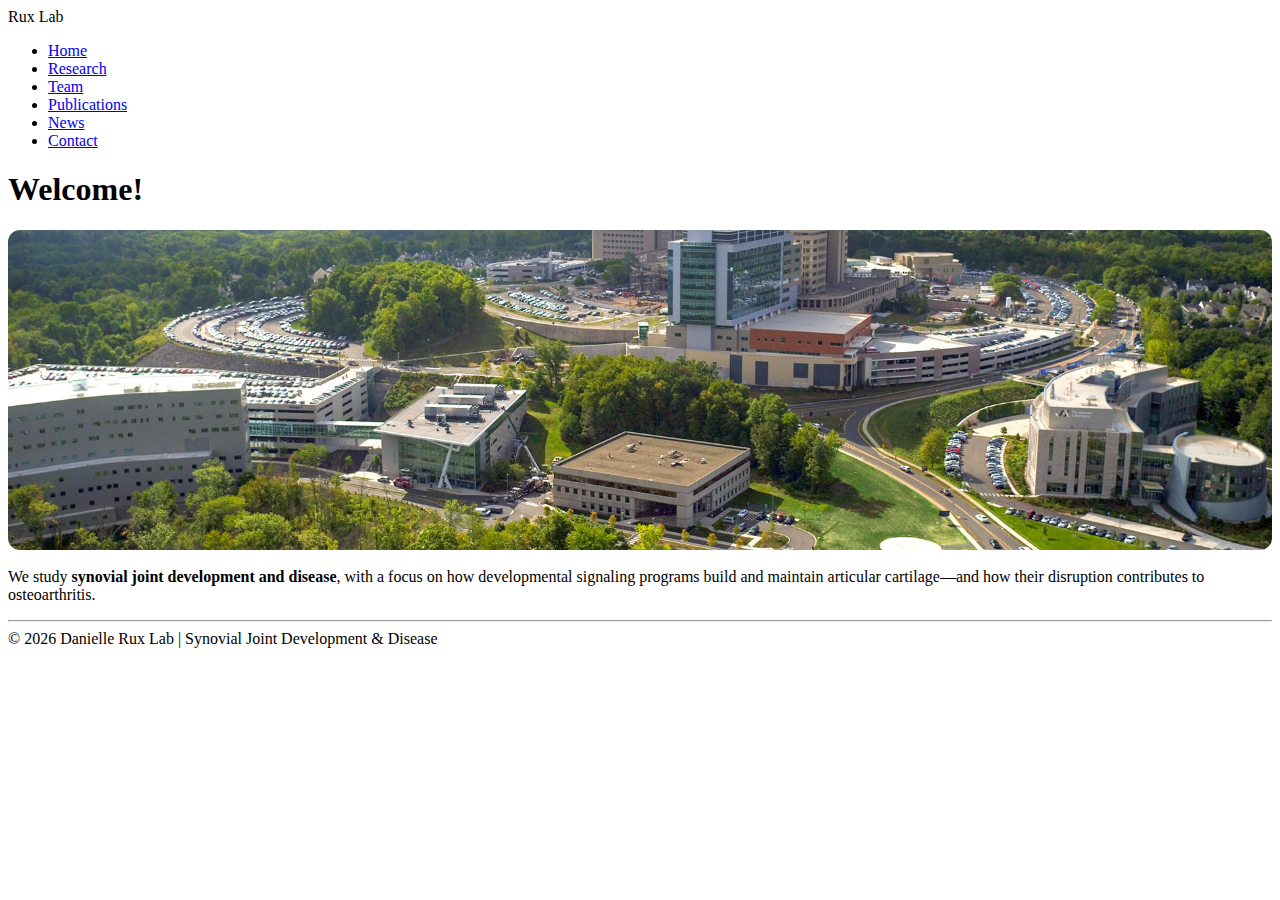
<file: index.html>
<!doctype html>
<html lang="en">
<head>
  <meta charset="utf-8" />
  <meta name="viewport" content="width=device-width, initial-scale=1" />
  <title>Rux Lab | Home</title>
  <meta name="description" content="The Rux Lab studies synovial joint development and disease, including articular cartilage morphogenesis and osteoarthritis." />

  <link rel="stylesheet" href="assets/css/style.css">

  <!-- Home-page-only styles for cover image -->
  <style>
    .cover{
      width:100%;
      margin:14px 0 18px;
    }
    .cover img{
      width:100%;
      height:320px;
      object-fit:cover;
      border-radius:12px;
      display:block;
      background:#f2f2f2;
    }
    @media (max-width:520px){
      .cover img{
        height:220px;
      }
    }
  </style>
</head>

<body>
  <div class="wrap">
    <header>
      <div class="nav">
        <div class="brand">Rux Lab</div>

        <nav aria-label="Primary">
          <ul class="menu">
            <li><a href="index.html" aria-current="page">Home</a></li>
            <li><a href="research.html">Research</a></li>
            <li><a href="team.html">Team</a></li>
            <li><a href="publications.html">Publications</a></li>
            <li><a href="news.html">News</a></li>
            <li><a href="contact.html">Contact</a></li>
          </ul>
        </nav>
      </div>
    </header>

    <main>
      <h1>Welcome!</h1>

      <!-- Cover image -->
      <section class="cover" aria-label="Lab overview image">
        <!-- Replace with your preferred image -->
        <img src="assets/img/UConn-Health-Aerial.jpg" alt="Synovial joint development and articular cartilage research" />
      </section>

      <!-- Description moved BELOW the image -->
      <p class="lede">
        We study <strong>synovial joint development and disease</strong>, with a focus on how developmental signaling
        programs build and maintain articular cartilage—and how their disruption contributes to osteoarthritis.
      </p>

      <hr />

      <footer>
        © <span id="year"></span> Danielle Rux Lab | Synovial Joint Development &amp; Disease
      </footer>
    </main>
  </div>

  <script>
    document.getElementById("year").textContent = new Date().getFullYear();
  </script>
</body>
</html>
</file>
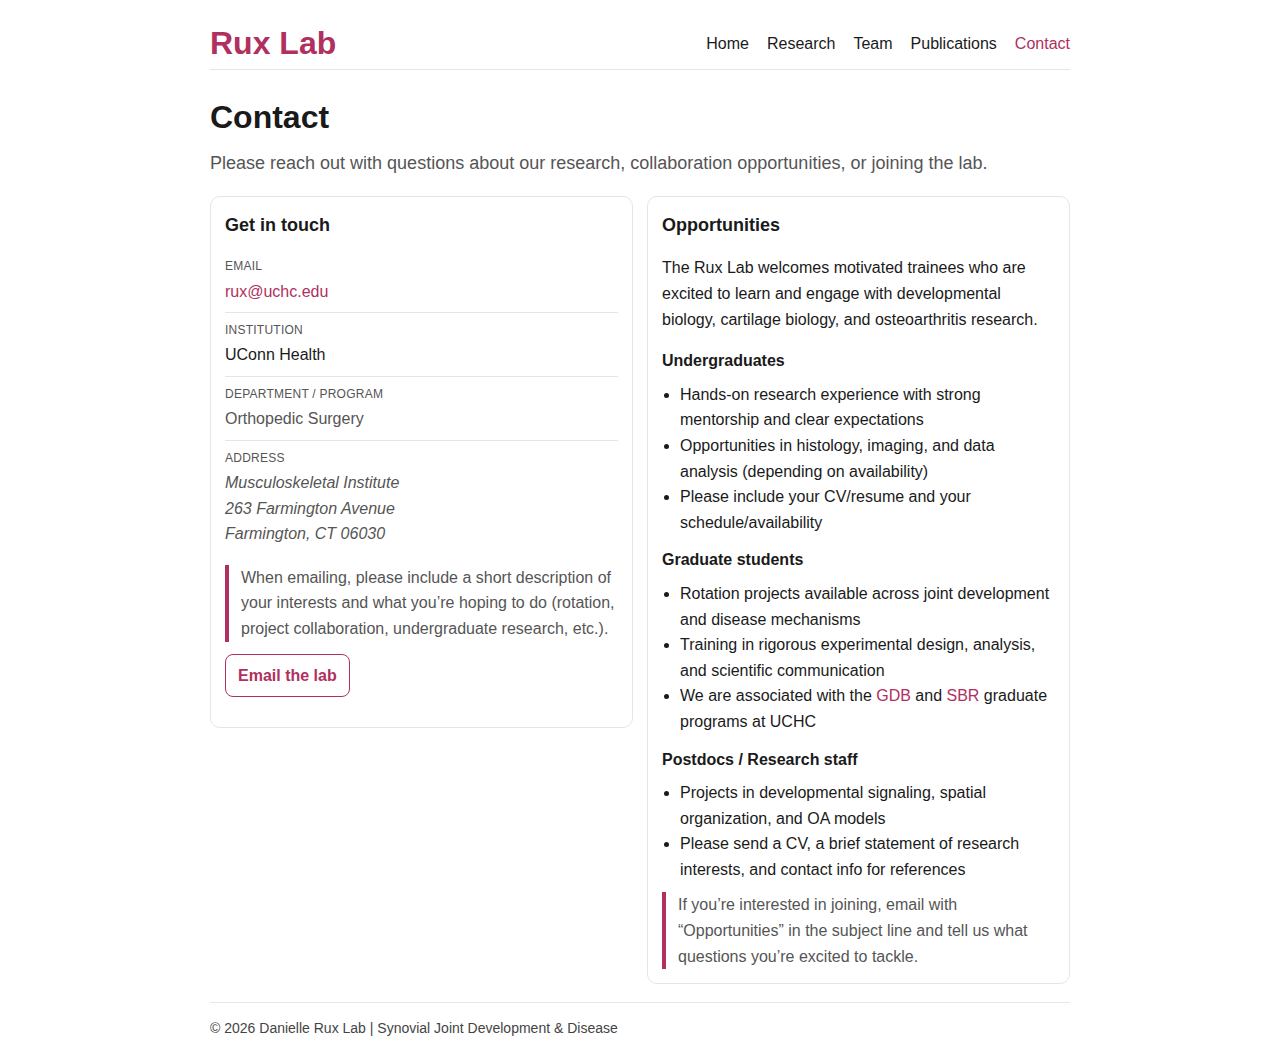
<file: contact.html>
<!doctype html>
<html lang="en">
<head>
  <meta charset="utf-8" />
  <meta name="viewport" content="width=device-width, initial-scale=1" />
  <title>Rux Lab | Contact</title>
  <meta name="description" content="Contact the Rux Lab and learn about opportunities to join the lab." />

  <style>
    :root{
      --accent:#b03060;        /* dark pink */
      --text:#1a1a1a;
      --muted:#555;
      --border:#e5e5e5;
      --bg:#ffffff;
      --max:900px;
    }

    *{box-sizing:border-box;}

    body{
      margin:0;
      font-family:-apple-system,BlinkMacSystemFont,"Segoe UI",Roboto,Helvetica,Arial,sans-serif;
      color:var(--text);
      background:var(--bg);
      line-height:1.6;
    }

    a{
      color:var(--accent);
      text-decoration:none;
    }
    a:hover{ text-decoration:underline; }

    /* ---------- Header ---------- */
    header{
      border-bottom:1px solid var(--border);
    }
    .wrap{
      max-width:var(--max);
      margin:0 auto;
      padding:18px 20px;
    }
    .nav{
      display:flex;
      justify-content:space-between;
      align-items:center;
      flex-wrap:wrap;
      gap:14px;
    }
     .brand{
      font-weight:700;
      font-size:32px;
      color:var(--accent);
    }
    .menu{
      list-style:none;
      display:flex;
      gap:18px;
      padding:0;
      margin:0;
    }
    .menu a{
      color:var(--text);
      font-weight:500;
    }
    .menu a[aria-current="page"]{
      color:var(--accent);
    }

    /* ---------- Page content ---------- */
    h1{ margin-bottom:6px; }
    .lede{
      color:var(--muted);
      font-size:18px;
      margin-top:6px;
    }

    .grid{
      display:grid;
      grid-template-columns:repeat(auto-fit, minmax(260px, 1fr));
      gap:14px;
      margin:14px 0 18px;
      align-items:start;
    }
    .card{
      border:1px solid var(--border);
      border-radius:10px;
      padding:14px;
      background:#fff;
    }
    .card h2{
      margin:0 0 10px;
      font-size:18px;
    }
    .card h3{
      margin:12px 0 6px;
      font-size:16px;
    }
    .muted{ color:var(--muted); }

    .contact-list{
      list-style:none;
      padding:0;
      margin:0;
    }
    .contact-list li{
      padding:8px 0;
      border-top:1px solid var(--border);
    }
    .contact-list li:first-child{ border-top:none; }
    .label{
      display:block;
      font-size:12px;
      letter-spacing:.02em;
      text-transform:uppercase;
      color:var(--muted);
      margin-bottom:2px;
    }

    .btn{
      display:inline-block;
      border:1px solid var(--accent);
      color:var(--accent);
      padding:8px 12px;
      border-radius:8px;
      font-weight:600;
    }
    .btn:hover{ text-decoration:none; opacity:.9; }

    .highlight{
      border-left:4px solid var(--accent);
      padding-left:12px;
      margin:10px 0 0;
    }

    .opps ul{
      margin:8px 0 0;
      padding-left:18px;
    }

    hr{
      border:0;
      border-top:1px solid #e6e6e6;
      margin:18px 0 14px;
    }
    footer{
      font-size:14px;
      color:#444;
    }
  </style>
</head>

<body>
  <div class="wrap">
    <header>
      <div class="nav">
        <div class="brand">Rux Lab</div>

        <nav aria-label="Primary">
          <ul class="menu">
            <li><a href="index.html">Home</a></li>
            <li><a href="research.html">Research</a></li>
            <li><a href="team.html">Team</a></li>
            <li><a href="publications.html">Publications</a></li>
            <li><a href="contact.html" aria-current="page">Contact</a></li>
          </ul>
        </nav>
      </div>
    </header>

    <main>
      <h1>Contact</h1>
      <p class="lede">
        Please reach out with questions about our research, collaboration opportunities, or joining the lab.
      </p>

      <section class="grid" aria-label="Contact and opportunities">
        <!-- Contact card -->
        <div class="card">
          <h2>Get in touch</h2>

          <ul class="contact-list">
            <li>
              <span class="label">Email</span>
              <!-- Update to your preferred contact email -->
              <a href="mailto:danielle.rux@uchc.edu">rux@uchc.edu</a>
            </li>
            <li>
              <span class="label">Institution</span>
              <span>UConn Health</span>
            </li>
            <li>
              <span class="label">Department / Program</span>
              <span class="muted">Orthopedic Surgery</span>
            </li>
            <li>
              <span class="label">Address</span>
              <address class="muted">
                  Musculoskeletal Institute<br>
                  263 Farmington Avenue<br>
                  Farmington, CT 06030
              </address>
            </li>
          </ul>

          <p class="highlight muted">
            When emailing, please include a short description of your interests and what you’re hoping to do (rotation,
            project collaboration, undergraduate research, etc.).
          </p>

          <p style="margin-top:12px;">
            <a class="btn" href="mailto:danielle.rux@uchc.edu?subject=Rux%20Lab%20Inquiry">Email the lab</a>
          </p>
        </div>

        <!-- Opportunities card (moved here) -->
        <div class="card opps">
          <h2>Opportunities</h2>

          <p>
            The Rux Lab welcomes motivated trainees who are excited to learn and engage with developmental biology,
            cartilage biology, and osteoarthritis research.
          </p>

          <h3>Undergraduates</h3>
          <ul>
            <li>Hands-on research experience with strong mentorship and clear expectations</li>
            <li>Opportunities in histology, imaging, and data analysis (depending on availability)</li>
            <li>Please include your CV/resume and your schedule/availability</li>
          </ul>

          <h3>Graduate students</h3>
          <ul>
            <li>Rotation projects available across joint development and disease mechanisms</li>
            <li>Training in rigorous experimental design, analysis, and scientific communication</li>
            <li>We are associated with the <a href="https://health.uconn.edu/graduate-school/academics/programs/ph-d-biomedical-science/genetics-and-developmental-biology-area-of-concentration/program-details/" target="_blank" rel="noopener">GDB</a>
  and
  <a href="https://health.uconn.edu/graduate-school/academics/programs/ph-d-biomedical-science/skeletal-biology-and-regeneration/program-description/" target="_blank" rel="noopener">SBR</a> graduate programs at UCHC</li>
          </ul>

          <h3>Postdocs / Research staff</h3>
          <ul>
            <li>Projects in developmental signaling, spatial organization, and OA models</li>
            <li>Please send a CV, a brief statement of research interests, and contact info for references</li>
          </ul>

          <p class="highlight muted">
            If you’re interested in joining, email with “Opportunities” in the subject line and tell us what questions
            you’re excited to tackle.
          </p>
        </div>
      </section>

      <hr />

      <footer>
        © <span id="year"></span> Danielle Rux Lab | Synovial Joint Development &amp; Disease
      </footer>
    </main>
  </div>

  <script>
    // Update year automatically
    document.getElementById("year").textContent = new Date().getFullYear();
  </script>
</body>
</html>
</file>
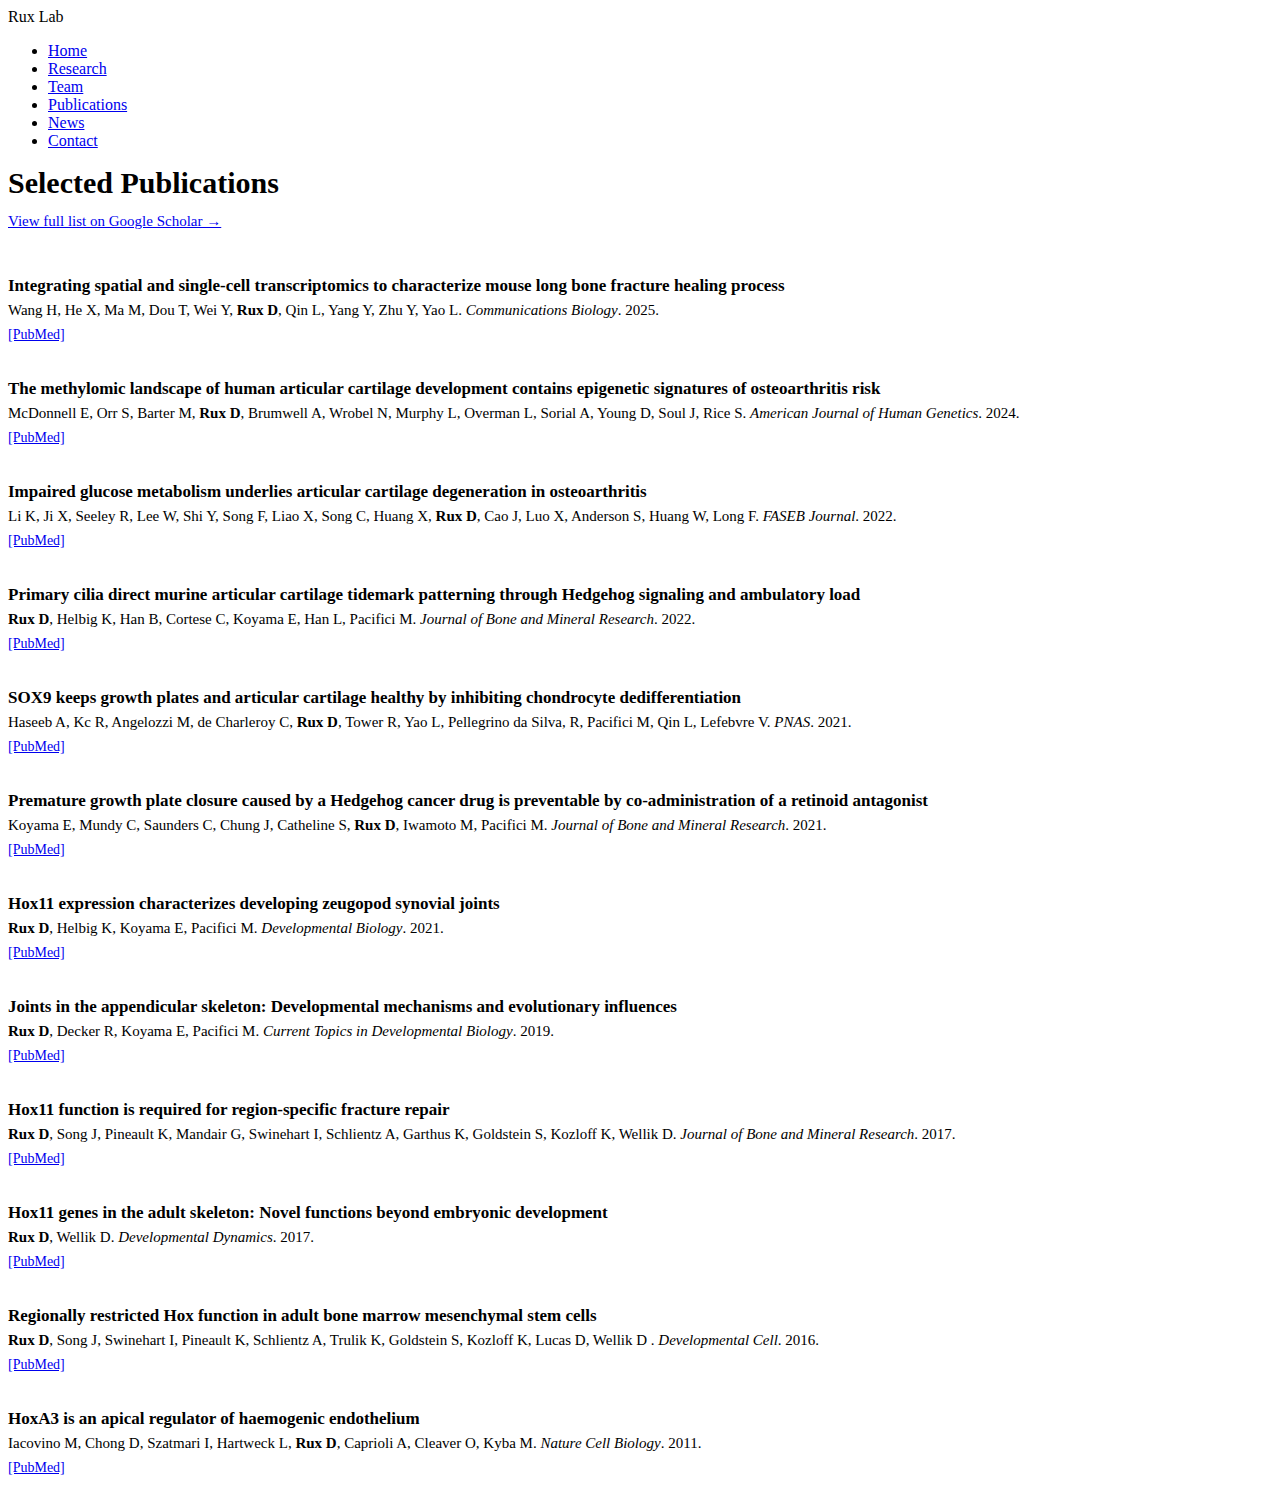
<file: publications.html>
<!doctype html>
<html lang="en">
<head>
<meta charset="utf-8">
<meta name="viewport" content="width=device-width, initial-scale=1">
<title>Rux Lab | Publications</title>
  <meta name="description" content="Rux lab publications." />
  

<link rel="stylesheet" href="assets/css/style.css">

  <style> 
/* ---------- Main ---------- */

h1{
  margin:0 0 12px;
  font-size:30px;
}
.scholar-link{
  display:inline-block;
  margin-bottom:28px;
  font-size:15px;
}

 
/* ---------- Publications ---------- */
.pubs{
  list-style:none;
  padding:0;
  margin:0;
}
.pub{
  padding:18px 0;
  border-bottom:1px solid var(--border);
}
.pub:last-child{ border-bottom:none; }

.pub-title{
  font-weight:600;
  font-size:17px;
  margin:0 0 6px;
}
.pub-meta{
  margin:0 0 6px;
  color:var(--muted);
  font-size:15px;
}
.pub-links a{
  font-size:14px;
  margin-right:12px;
}

</style>
</head>

<body>
  <div class="wrap">
    <header>
      <div class="nav">
        <div class="brand">Rux Lab</div>

        <nav aria-label="Primary">
          <ul class="menu">
            <li><a href="index.html" aria-current="page">Home</a></li>
            <li><a href="research.html">Research</a></li>
            <li><a href="team.html">Team</a></li>
            <li><a href="publications.html">Publications</a></li>
            <li><a href="news.html">News</a></li>
            <li><a href="contact.html">Contact</a></li>
          </ul>
        </nav>
      </div>
    </header>

  
<main>
  <div class="wrap">
    <h1>Selected Publications</h1>

    <a class="scholar-link"
       href="https://scholar.google.com/citations?user=X9bniz0AAAAJ"
       target="_blank" rel="noopener">
      View full list on Google Scholar →
    </a>

    <ul id="pubList" class="pubs"></ul>
  </div>
</main>

<script>
const publications = [
  {
    title: "Integrating spatial and single-cell transcriptomics to characterize mouse long bone fracture healing process",
    authors: "Wang H, He X, Ma M, Dou T, Wei Y, Rux D, Qin L, Yang Y, Zhu Y, Yao L",
    journal: "Communications Biology",
    year: 2025,
    pubmed: "https://pubmed.ncbi.nlm.nih.gov/40483363/"
  },
  {
    title: "The methylomic landscape of human articular cartilage development contains epigenetic signatures of osteoarthritis risk",
    authors: "McDonnell E, Orr S, Barter M, Rux D, Brumwell A, Wrobel N, Murphy L, Overman L, Sorial A, Young D, Soul J, Rice S",
    journal: "American Journal of Human Genetics",
    year: 2024,
    pubmed: "https://pubmed.ncbi.nlm.nih.gov/39579763/"
  },
  {
    title: "Impaired glucose metabolism underlies articular cartilage degeneration in osteoarthritis",
    authors: "Li K, Ji X, Seeley R, Lee W, Shi Y, Song F, Liao X, Song C, Huang X, Rux D, Cao J, Luo X, Anderson S, Huang W, Long F",
    journal: "FASEB Journal",
    year: 2022,
    pubmed: "https://pubmed.ncbi.nlm.nih.gov/35608871/"
  },
  {
    title: "Primary cilia direct murine articular cartilage tidemark patterning through Hedgehog signaling and ambulatory load",
    authors: "Rux D, Helbig K, Han B, Cortese C, Koyama E, Han L, Pacifici M",
    journal: "Journal of Bone and Mineral Research",
    year: 2022,
    pubmed: "https://pubmed.ncbi.nlm.nih.gov/35060644/"
  },
  {
    title: "SOX9 keeps growth plates and articular cartilage healthy by inhibiting chondrocyte dedifferentiation",
    authors: "Haseeb A, Kc R, Angelozzi M, de Charleroy C, Rux D, Tower R, Yao L, Pellegrino da Silva, R, Pacifici M, Qin L, Lefebvre V",
    journal: "PNAS",
    year: 2021,
    pubmed: "https://pubmed.ncbi.nlm.nih.gov/33597301/"
  },
  {
    title: "Premature growth plate closure caused by a Hedgehog cancer drug is preventable by co-administration of a retinoid antagonist",
    authors: "Koyama E, Mundy C, Saunders C, Chung J, Catheline S, Rux D, Iwamoto M, Pacifici M",
    journal: "Journal of Bone and Mineral Research",
    year: 2021,
    pubmed: "https://pubmed.ncbi.nlm.nih.gov/33724538/"
  },
  {
    title: "Hox11 expression characterizes developing zeugopod synovial joints",
    authors: "Rux D, Helbig K, Koyama E, Pacifici M",
    journal: "Developmental Biology",
    year: 2021,
    pubmed: "https://pubmed.ncbi.nlm.nih.gov/34010606/"
  },
  {
    title: "Joints in the appendicular skeleton: Developmental mechanisms and evolutionary influences",
    authors: "Rux D, Decker R, Koyama E, Pacifici M",
    journal: "Current Topics in Developmental Biology",
    year: 2019,
    pubmed: "https://pubmed.ncbi.nlm.nih.gov/30902250/"
  },
  {
    title: "Hox11 function is required for region-specific fracture repair",
    authors: "Rux D, Song J, Pineault K, Mandair G, Swinehart I, Schlientz A, Garthus K, Goldstein S, Kozloff K, Wellik D",
    journal: "Journal of Bone and Mineral Research",
    year: 2017,
    pubmed: "https://pubmed.ncbi.nlm.nih.gov/28470721/"
  },
  {
    title: "Hox11 genes in the adult skeleton: Novel functions beyond embryonic development",
    authors: "Rux D, Wellik D",
    journal: "Developmental Dynamics",
    year: 2017,
    pubmed: "https://pubmed.ncbi.nlm.nih.gov/28026082/"
  },
  {
    title: "Regionally restricted Hox function in adult bone marrow mesenchymal stem cells",
    authors: "Rux D, Song J, Swinehart I, Pineault K, Schlientz A, Trulik K, Goldstein S, Kozloff K, Lucas D, Wellik D ",
    journal: "Developmental Cell",
    year: 2016,
    pubmed: "https://pubmed.ncbi.nlm.nih.gov/27939685/"
  },
  {
    title: "HoxA3 is an apical regulator of haemogenic endothelium",
    authors: "Iacovino M, Chong D, Szatmari I, Hartweck L, Rux D, Caprioli A, Cleaver O, Kyba M",
    journal: "Nature Cell Biology",
    year: 2011,
    pubmed: "https://pubmed.ncbi.nlm.nih.gov/21170035/"
  }
];

// Sort newest first
publications.sort((a,b)=>b.year-a.year);

const ul = document.getElementById("pubList");
publications.forEach(p=>{
  const li=document.createElement("li");
  li.className="pub";

  // 🔹 Automatically bold "Rux D"
  const boldAuthors = p.authors.replace(/\bRux D\b/g, "<strong>Rux D</strong>");

  li.innerHTML = `
    <p class="pub-title">${p.title}</p>
    <p class="pub-meta">${boldAuthors}. <em>${p.journal}</em>. ${p.year}.</p>
    <div class="pub-links">
      <a href="${p.pubmed}" target="_blank" rel="noopener">[PubMed]</a>
    </div>
  `;

  ul.appendChild(li);
});

document.getElementById("year").textContent = new Date().getFullYear();
</script>
</file>
<file: assets/css/style.css>

</file>
